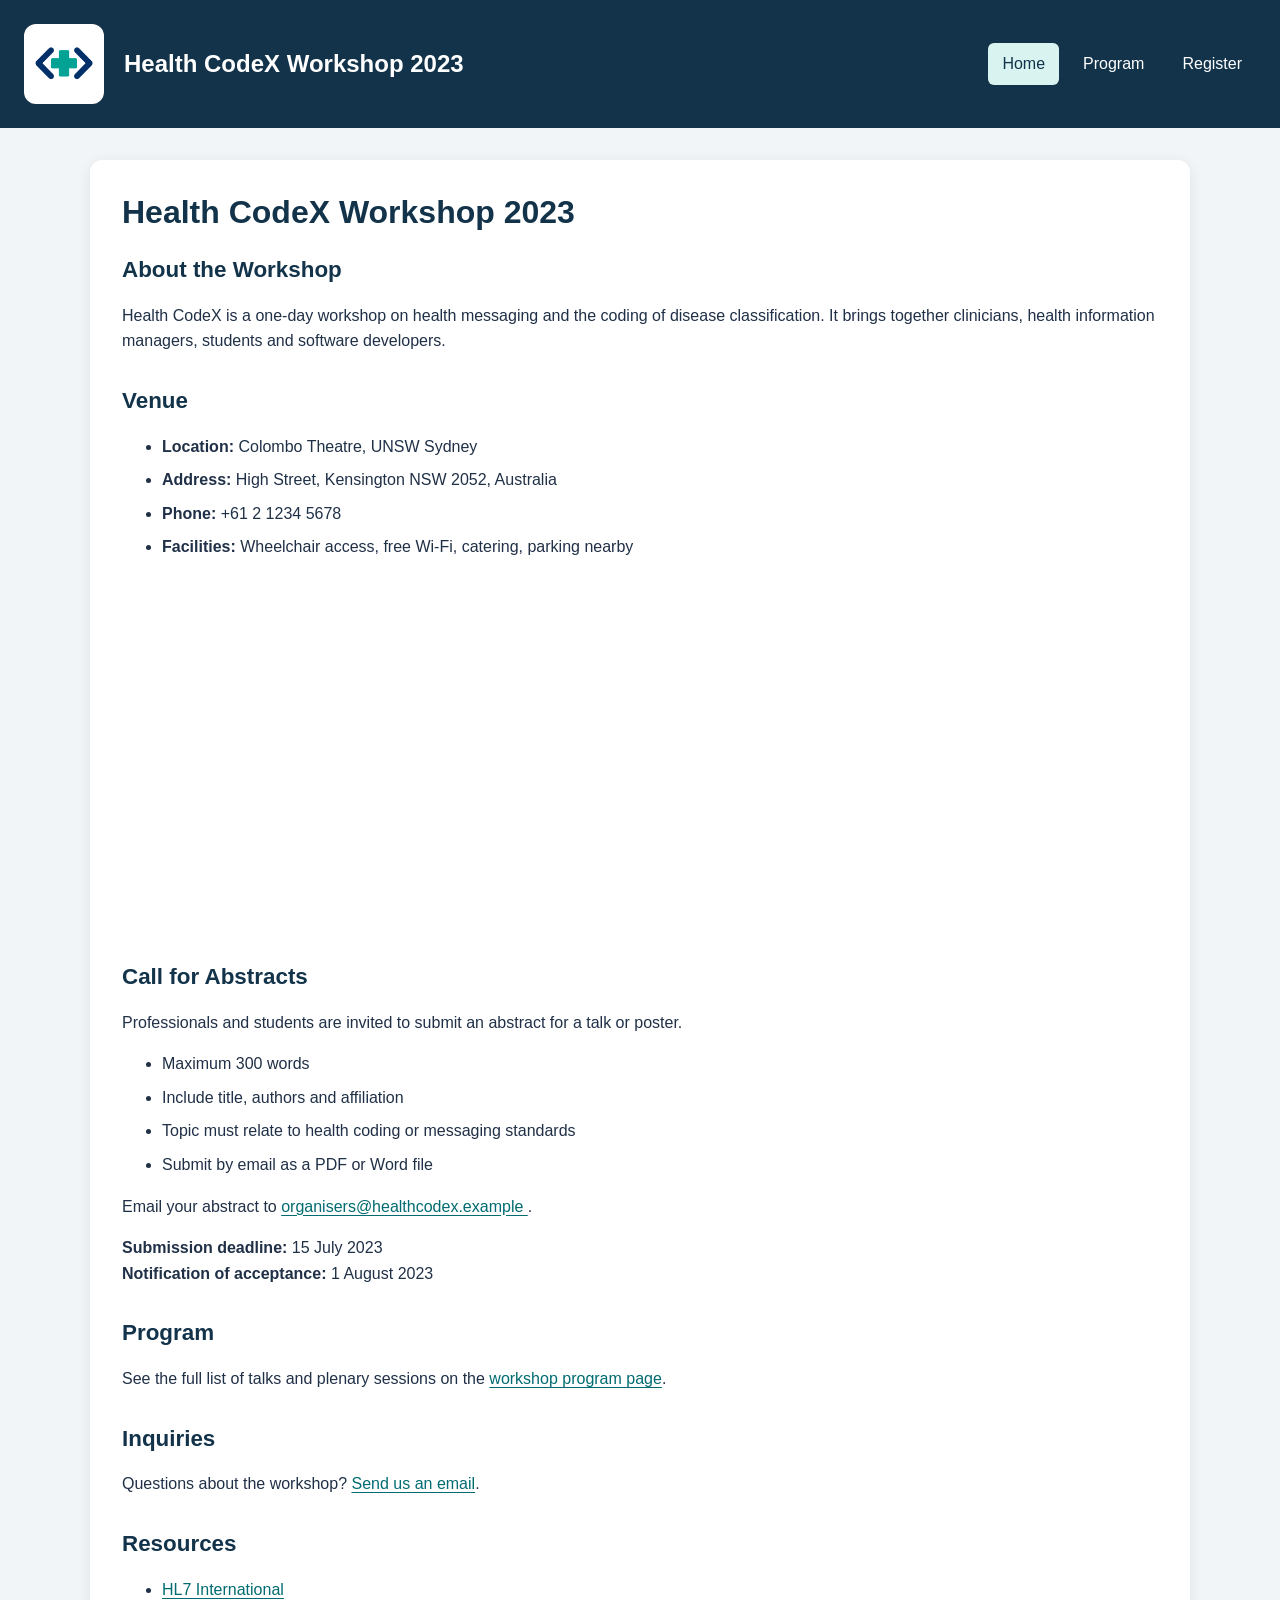
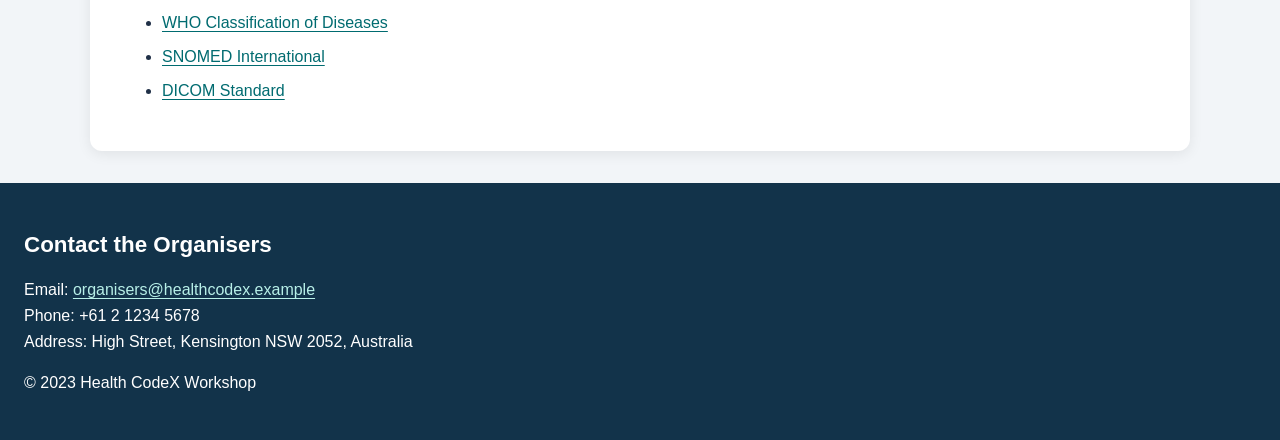
<file: Assignment 2/healthcodex/index.html>
<!DOCTYPE html>
<html lang="en">
<head>
  <meta charset="UTF-8">
  <meta name="viewport" content="width=device-width, initial-scale=1.0">
  <title>Home | Health CodeX Workshop 2023</title>
  <link rel="stylesheet" href="css/style.css">
</head>
<body>
  <header class="site-header">
    <img src="images/logo.png" alt="Health CodeX logo: medical cross with code brackets" width="80" height="80">
    <p class="site-title">Health CodeX Workshop 2023</p>
    <nav aria-label="Main navigation">
      <ul>
        <li><a href="index.html" aria-current="page">Home</a></li>
        <li><a href="program.html">Program</a></li>
        <li><a href="registration.html">Register</a></li>
      </ul>
    </nav>
  </header>

  <main>
    <h1>Health CodeX Workshop 2023</h1>
    <section id="about">
  <h2>About the Workshop</h2>
  <p>Health CodeX is a one-day workshop on health messaging and the coding of disease classification. It brings together clinicians, health information managers, students and software developers.</p>
</section>

<section id="venue"> <!-- section groups related content -->
  <h2>Venue</h2> <!-- h2 is a subheading under h1, each additional subheading is n+1 -->
  <ul> <!-- bulleted list is ul, li is contents of list -->
    <li><strong>Location:</strong> Colombo Theatre, UNSW Sydney</li>
    <li><strong>Address:</strong> High Street, Kensington NSW 2052, Australia</li>
    <li><strong>Phone:</strong> +61 2 1234 5678</li>
    <li><strong>Facilities:</strong> Wheelchair access, free Wi-Fi, catering, parking nearby</li>
  </ul>
  <!-- iframe = window onto another website, title is for descriptive users -->
  <iframe 
    title="Map showing the workshop venue at UNSW Sydney"
    src="https://maps.google.com/maps?q=UNSW+Sydney&output=embed"
    width="600" height="350" loading="lazy"></iframe>
</section>

<section id="abstracts">
  <h2>Call for Abstracts</h2>
  <p>Professionals and students are invited to submit an abstract for a talk or poster.</p>
  <ul>
    <li>Maximum 300 words</li>
    <li>Include title, authors and affiliation</li>
    <li>Topic must relate to health coding or messaging standards</li>
    <li>Submit by email as a PDF or Word file</li>
  </ul>
  <p>
  Email your abstract to
  <a href="mailto:organisers@healthcodex.example">
    organisers@healthcodex.example
  </a>.
  </p>
  <p><strong>Submission deadline:</strong> 15 July 2023<br>
  <strong>Notification of acceptance:</strong> 1 August 2023</p>
</section>

<section id="program-link">
  <h2>Program</h2>
  <p>See the full list of talks and plenary sessions on the <a href="program.html">workshop program page</a>.</p>
</section>

<section id="inquiries">
  <h2>Inquiries</h2>
  <p>Questions about the workshop? <a href="mailto:inquiries@healthcodex.example?subject=Workshop%20inquiry">Send us an email</a>.</p>
</section>

<section id="resources">
  <h2>Resources</h2>
  <ul> <!-- a href are for links, target blank opens in new tab and rel noopener makes that safer -->
    <li><a href="https://www.hl7.org" target="_blank" rel="noopener">HL7 International</a></li>
    <li><a href="https://www.who.int/standards/classifications/classification-of-diseases" target="_blank" rel="noopener">WHO Classification of Diseases</a></li>
    <li><a href="https://www.snomed.org" target="_blank" rel="noopener">SNOMED International</a></li>
    <li><a href="https://www.dicomstandard.org" target="_blank" rel="noopener">DICOM Standard</a></li>
  </ul>
</section>
  </main>

  <footer class="site-footer">
    <h2>Contact the Organisers</h2> <!-- mailto: is used to open the users mail app and auto-input the address -->
    <p>Email: <a href="mailto:organisers@healthcodex.example">organisers@healthcodex.example</a><br>
    Phone: +61 2 1234 5678<br>
    Address: High Street, Kensington NSW 2052, Australia</p>
    <p>&copy; 2023 Health CodeX Workshop</p>
  </footer>
</body>
</html>
</file>
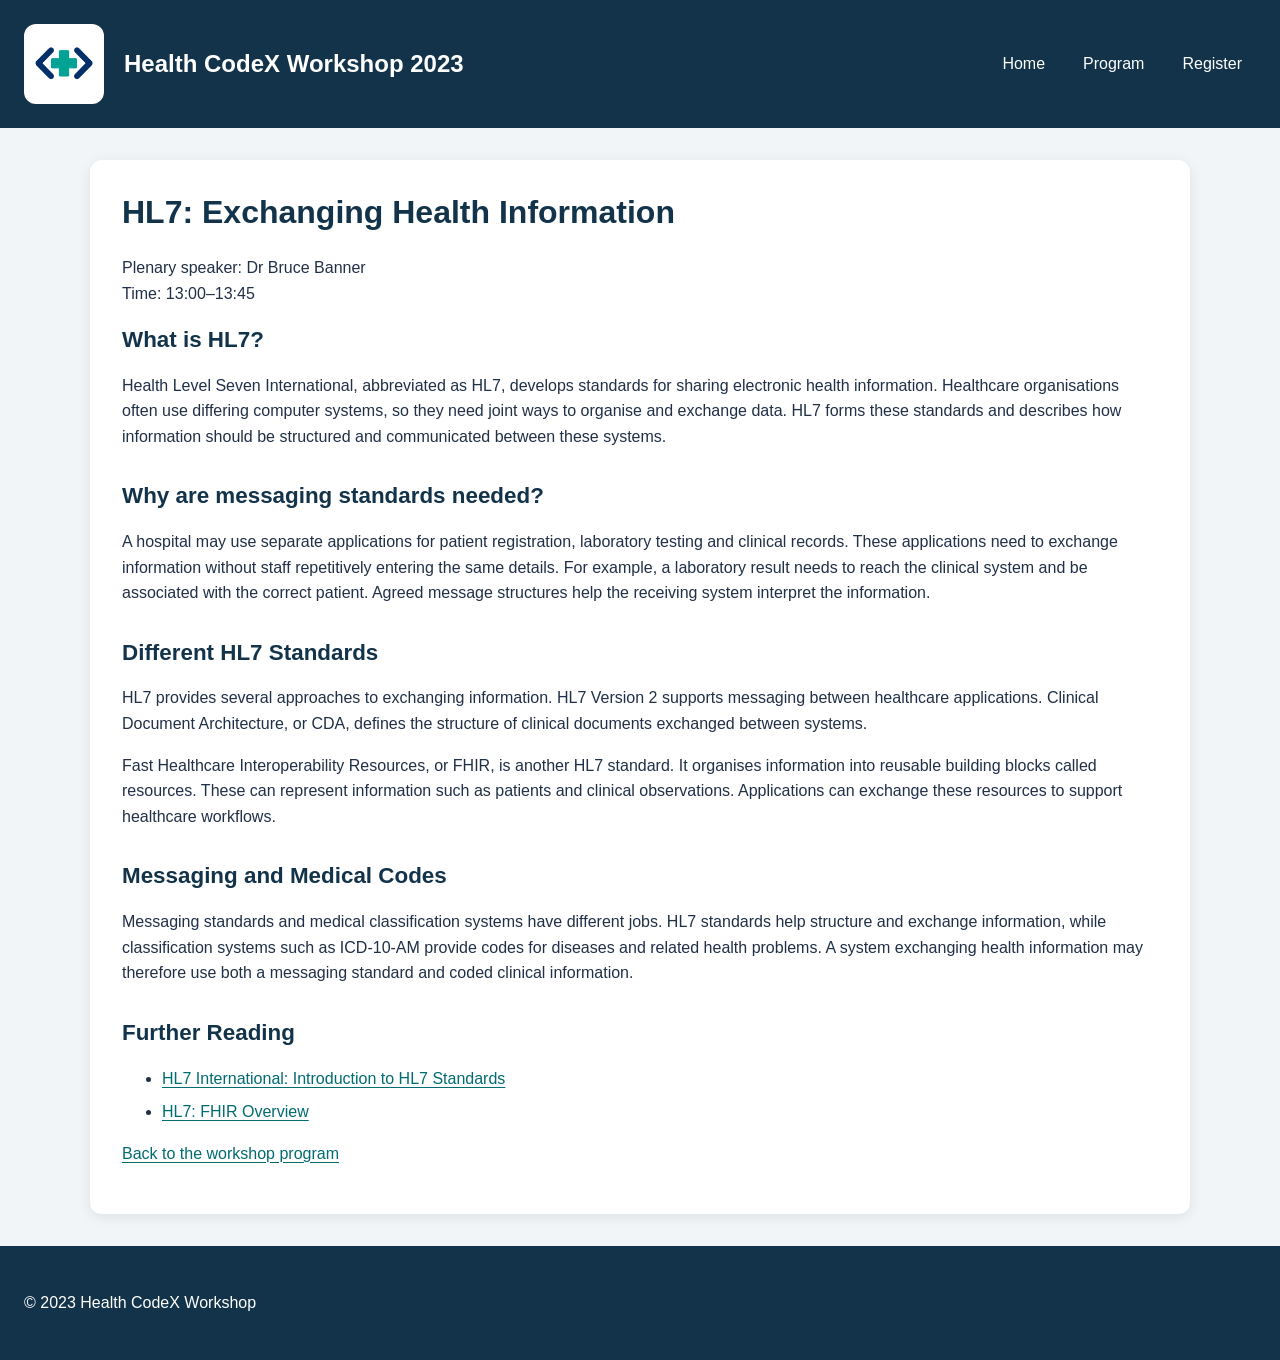
<file: Assignment 2/healthcodex/HL7.html>
<!DOCTYPE html>
<html lang="en">
<head>
  <meta charset="UTF-8">
  <meta name="viewport" content="width=device-width, initial-scale=1.0">
  <title>HL7 | Health CodeX Workshop 2023</title>
  <link rel="stylesheet" href="css/style.css">
</head>
<body>
  <header class="site-header">
    <img src="images/logo.png" alt="Health CodeX logo: medical cross with code brackets" width="80" height="80">
    <p class="site-title">Health CodeX Workshop 2023</p>
    <nav aria-label="Main navigation">
      <ul>
        <li><a href="index.html">Home</a></li>
        <li><a href="program.html">Program</a></li>
        <li><a href="registration.html">Register</a></li>
      </ul>
    </nav>
  </header>

  <main>
  <h1>HL7: Exchanging Health Information</h1>

  <p>
    Plenary speaker: Dr Bruce Banner<br>
    Time: 13:00–13:45
  </p>

  <section>
    <h2>What is HL7?</h2>
    <p>
      Health Level Seven International, abbreviated as HL7, develops
      standards for sharing electronic health information. Healthcare
      organisations often use differing computer systems, so they need
      joint ways to organise and exchange data. HL7 forms these standards 
      and describes how information should be structured and communicated between these systems.
    </p>
  </section>

  <section>
    <h2>Why are messaging standards needed?</h2>
    <p>
      A hospital may use separate applications for patient registration,
      laboratory testing and clinical records. These applications need
      to exchange information without staff repetitively entering the
      same details. For example, a laboratory result needs to reach
      the clinical system and be associated with the correct patient.
      Agreed message structures help the receiving system interpret
      the information.
    </p>
  </section>

  <section>
    <h2>Different HL7 Standards</h2>
    <p>
      HL7 provides several approaches to exchanging information.
      HL7 Version 2 supports messaging between healthcare applications.
      Clinical Document Architecture, or CDA, defines the structure
      of clinical documents exchanged between systems.
    </p>
    <p>
      Fast Healthcare Interoperability Resources, or FHIR, is another
      HL7 standard. It organises information into reusable building
      blocks called resources. These can represent information such
      as patients and clinical observations. Applications can exchange
      these resources to support healthcare workflows.
    </p>
  </section>

  <section>
    <h2>Messaging and Medical Codes</h2>
    <p>
      Messaging standards and medical classification systems have
      different jobs. HL7 standards help structure and exchange
      information, while classification systems such as ICD-10-AM
      provide codes for diseases and related health problems.
      A system exchanging health information may therefore use
      both a messaging standard and coded clinical information.
    </p>
  </section>

  <section>
    <h2>Further Reading</h2>
    <ul>
      <li>
        <a href="https://www.hl7.org/implement/standards/">
          HL7 International: Introduction to HL7 Standards
        </a>
      </li>
      <li>
        <a href="https://www.hl7.org/fhir/overview.html">
          HL7: FHIR Overview
        </a>
      </li>
    </ul>
  </section>
  <!-- Point to a file in website, external links requires https://... -->
  <p><a href="program.html">Back to the workshop program</a></p>
  </main>

  <footer class="site-footer">
    <p>&copy; 2023 Health CodeX Workshop</p>
  </footer>
</body>
</html>
</file>
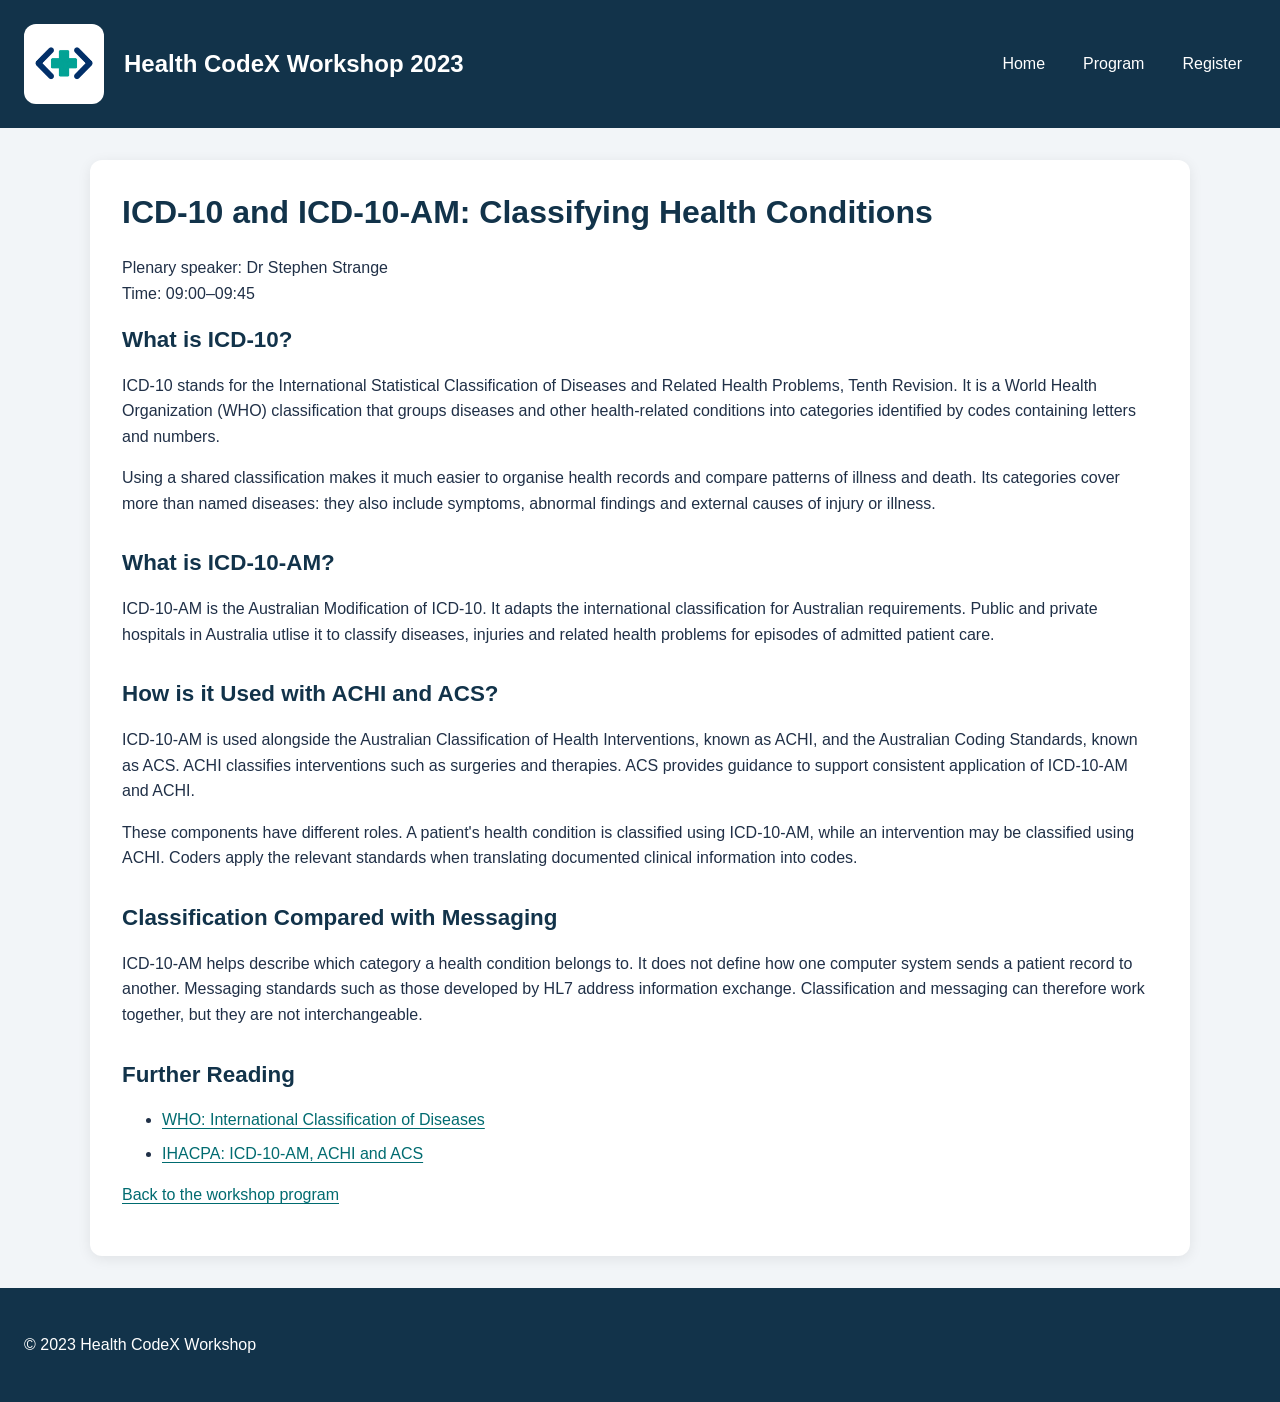
<file: Assignment 2/healthcodex/ICD10.html>
<!DOCTYPE html>
<html lang="en">
<head>
  <meta charset="UTF-8">
  <meta name="viewport" content="width=device-width, initial-scale=1.0">
  <title>ICD-10-AM | Health CodeX Workshop 2023</title>
  <link rel="stylesheet" href="css/style.css">
</head>
<body>
  <header class="site-header">
    <img src="images/logo.png" alt="Health CodeX logo: medical cross with code brackets" width="80" height="80">
    <p class="site-title">Health CodeX Workshop 2023</p>
    <nav aria-label="Main navigation">
      <ul>
        <li><a href="index.html">Home</a></li>
        <li><a href="program.html">Program</a></li>
        <li><a href="registration.html">Register</a></li>
      </ul>
    </nav>
  </header>

  <main>
  <h1>ICD-10 and ICD-10-AM: Classifying Health Conditions</h1>

  <p>
    Plenary speaker: Dr Stephen Strange<br>
    Time: 09:00–09:45
  </p>

  <section>
    <h2>What is ICD-10?</h2>
    <p>
      ICD-10 stands for the International Statistical Classification
      of Diseases and Related Health Problems, Tenth Revision.
      It is a World Health Organization (WHO) classification that groups
      diseases and other health-related conditions into categories
      identified by codes containing letters and numbers.
    </p>
    <p>
      Using a shared classification makes it much easier to organise
      health records and compare patterns of illness and death.
      Its categories cover more than named diseases: they also
      include symptoms, abnormal findings and external causes
      of injury or illness.
    </p>
  </section>

  <section>
    <h2>What is ICD-10-AM?</h2>
    <p>
      ICD-10-AM is the Australian Modification of ICD-10. It adapts
      the international classification for Australian requirements.
      Public and private hospitals in Australia utlise it to classify
      diseases, injuries and related health problems for episodes
      of admitted patient care.
    </p>
  </section>

  <section>
    <h2>How is it Used with ACHI and ACS?</h2>
    <p>
      ICD-10-AM is used alongside the Australian Classification of
      Health Interventions, known as ACHI, and the Australian Coding
      Standards, known as ACS. ACHI classifies interventions such
      as surgeries and therapies. ACS provides guidance to support
      consistent application of ICD-10-AM and ACHI.
    </p>
    <p>
      These components have different roles. A patient's health
      condition is classified using ICD-10-AM, while an intervention
      may be classified using ACHI. Coders apply the relevant
      standards when translating documented clinical information
      into codes.
    </p>
  </section>

  <section>
    <h2>Classification Compared with Messaging</h2>
    <p>
      ICD-10-AM helps describe which category a health condition
      belongs to. It does not define how one computer system sends
      a patient record to another. Messaging standards such as
      those developed by HL7 address information exchange.
      Classification and messaging can therefore work together,
      but they are not interchangeable.
    </p>
  </section>

  <section>
    <h2>Further Reading</h2>
    <ul>
      <li>
        <a href="https://www.who.int/standards/classifications/classification-of-diseases">
          WHO: International Classification of Diseases
        </a>
      </li>
      <li>
        <a href="https://www.ihacpa.gov.au/health-care/classification/icd-10-amachiacs">
          IHACPA: ICD-10-AM, ACHI and ACS
        </a>
      </li>
    </ul>
  </section>

  <p><a href="program.html">Back to the workshop program</a></p>
  </main>

  <footer class="site-footer">
    <p>&copy; 2023 Health CodeX Workshop</p>
  </footer>
</body>
</html>
</file>
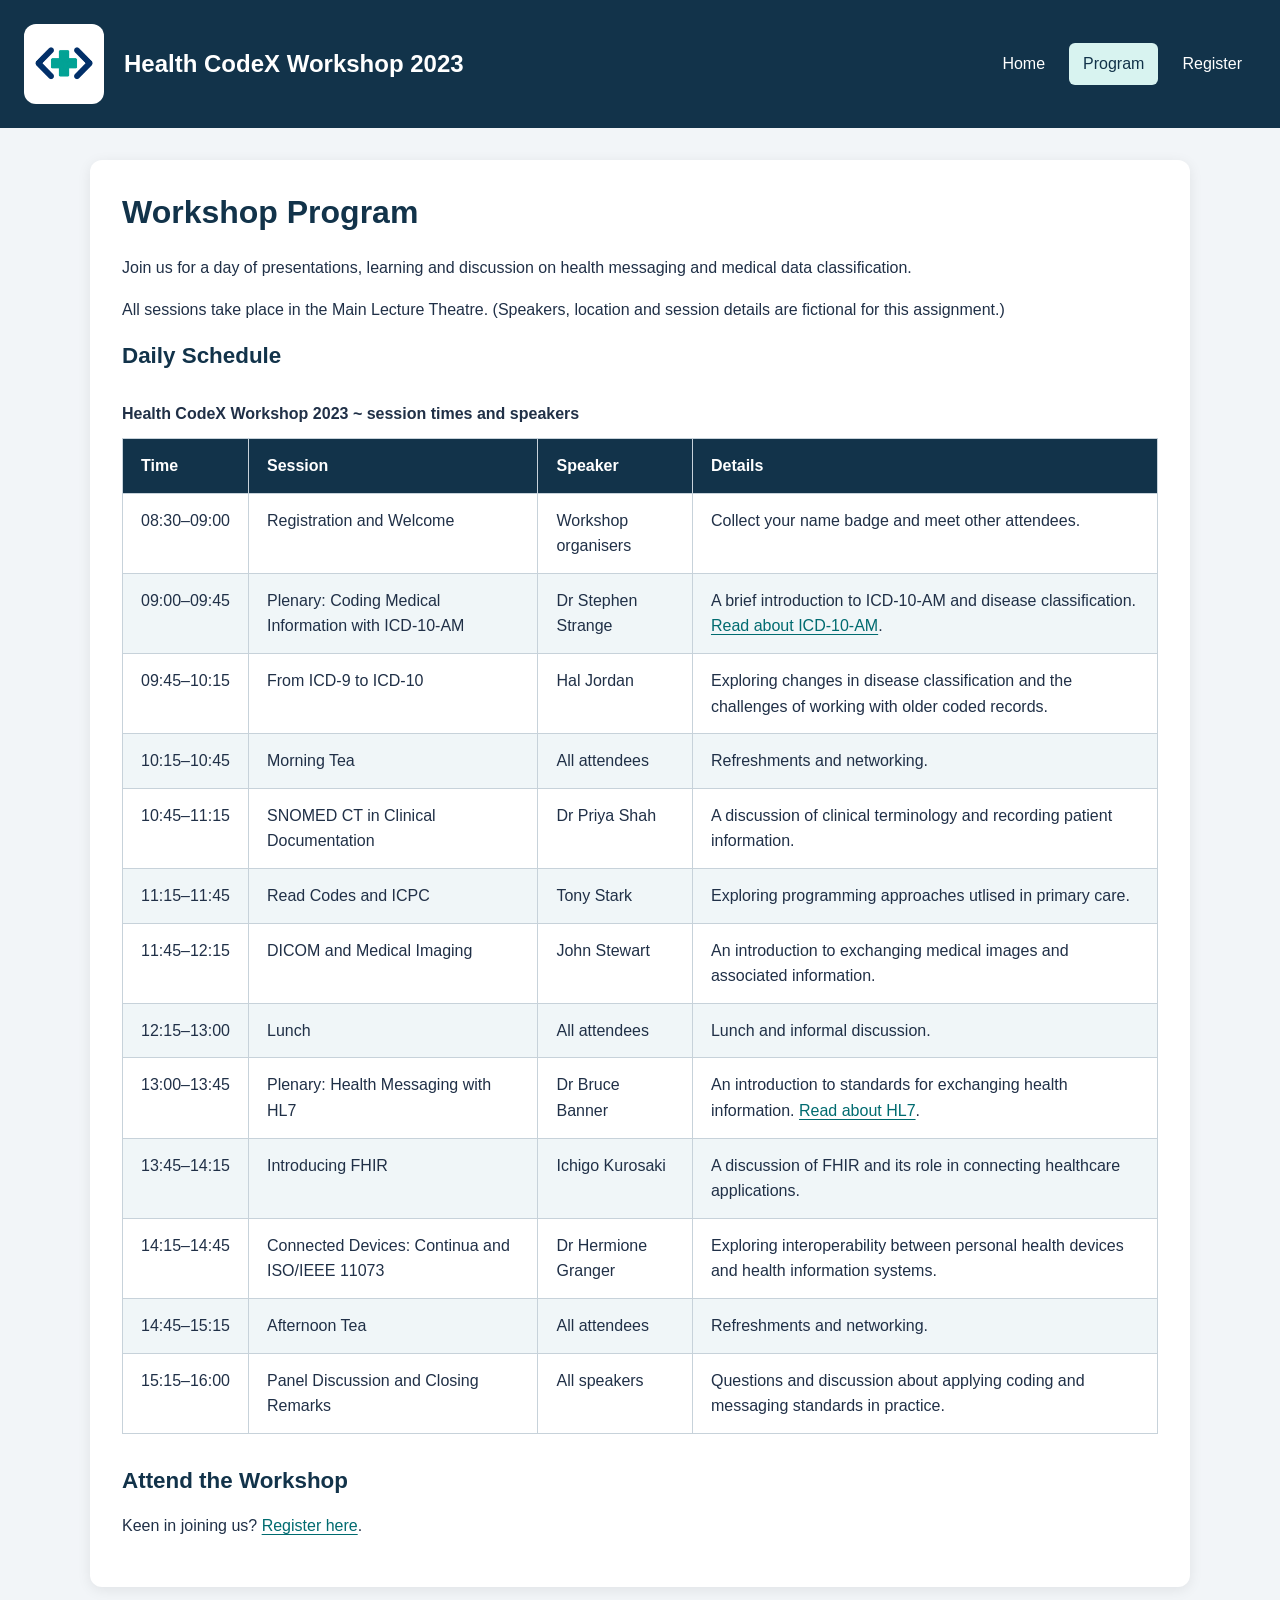
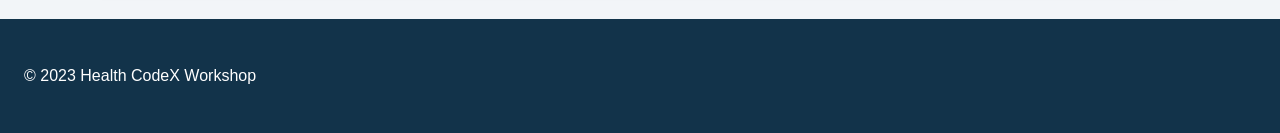
<file: Assignment 2/healthcodex/program.html>
<!DOCTYPE html>
<html lang="en">
<head>
  <meta charset="UTF-8">
  <meta name="viewport" content="width=device-width, initial-scale=1.0">
  <title>Program | Health CodeX Workshop 2023</title>
  <link rel="stylesheet" href="css/style.css">
</head>
<body>
  <header class="site-header">
    <img src="images/logo.png" alt="Health CodeX logo: medical cross with code brackets" width="80" height="80">
    <p class="site-title">Health CodeX Workshop 2023</p>
    <nav aria-label="Main navigation">
      <ul>
        <li><a href="index.html">Home</a></li>
        <li><a href="program.html" aria-current="page">Program</a></li>
        <li><a href="registration.html">Register</a></li>
      </ul>
    </nav>
  </header>

<!-- 
For table design reference:
<table>	Starts the table
<caption>	Gives the table a title
<tr>	Starts a horizontal row
<th>	A heading cell, such as “Time”.
<td>	An ordinary cell containing session information
<thead> Groups the table’s heading rows
<tbody>	Groups the table’s data rows
colspan="4"	As mentioned in lecture make one cell stretch across four columns, not gonna need here CSS will style accordingly
class="program-table" ~ a table name which we can target w/ CSS later
-->

  <main>
  <h1>Workshop Program</h1>

  <p>
    Join us for a day of presentations, learning and discussion on health messaging
    and medical data classification.
  </p>

  <p>
    All sessions take place in the Main Lecture Theatre.
    (Speakers, location and session details are fictional for this assignment.)
  </p>

  <section aria-labelledby="schedule-heading">
    <h2 id="schedule-heading">Daily Schedule</h2>
    
    <!-- Allows side-scrolling on phones, smaller screens-->
    <div
      class="table-container"
      role="region"
      aria-label="Workshop schedule, scroll horizontally on smaller screens"
      tabindex="0"
    >
    <table class="program-table">
      <caption>
        Health CodeX Workshop 2023 ~ session times and speakers
      </caption>

      <thead>
        <tr>
          <th scope="col">Time</th>
          <th scope="col">Session</th>
          <th scope="col">Speaker</th>
          <th scope="col">Details</th>
        </tr>
      </thead>

      <tbody>
        <tr>
          <td>08:30–09:00</td>
          <td>Registration and Welcome</td>
          <td>Workshop organisers</td>
          <td>Collect your name badge and meet other attendees.</td>
        </tr>

        <tr>
          <td>09:00–09:45</td>
          <td>Plenary: Coding Medical Information with ICD-10-AM</td>
          <td>Dr Stephen Strange</td>
          <td>
            A brief introduction to ICD-10-AM and disease classification.
            <a href="ICD10.html">Read about ICD-10-AM</a>.
          </td>
        </tr>

        <tr>
          <td>09:45–10:15</td>
          <td>From ICD-9 to ICD-10</td>
          <td>Hal Jordan</td>
          <td>
            Exploring changes in disease classification and the challenges
            of working with older coded records.
          </td>
        </tr>

        <tr>
          <td>10:15–10:45</td>
          <td>Morning Tea</td>
          <td>All attendees</td>
          <td>Refreshments and networking.</td>
        </tr>

        <tr>
          <td>10:45–11:15</td>
          <td>SNOMED CT in Clinical Documentation</td>
          <td>Dr Priya Shah</td>
          <td>
            A discussion of clinical terminology and recording
            patient information.
          </td>
        </tr>

        <tr>
          <td>11:15–11:45</td>
          <td>Read Codes and ICPC</td>
          <td>Tony Stark</td>
          <td>
            Exploring programming approaches utlised in primary care.
          </td>
        </tr>

        <tr>
          <td>11:45–12:15</td>
          <td>DICOM and Medical Imaging</td>
          <td>John Stewart</td>
          <td>
            An introduction to exchanging medical images and
            associated information.
          </td>
        </tr>

        <tr>
          <td>12:15–13:00</td>
          <td>Lunch</td>
          <td>All attendees</td>
          <td>Lunch and informal discussion.</td>
        </tr>

        <tr>
          <td>13:00–13:45</td>
          <td>Plenary: Health Messaging with HL7</td>
          <td>Dr Bruce Banner</td>
          <td>
            An introduction to standards for exchanging health information.
            <a href="HL7.html">Read about HL7</a>.
          </td>
        </tr>

        <tr>
          <td>13:45–14:15</td>
          <td>Introducing FHIR</td>
          <td>Ichigo Kurosaki</td>
          <td>
            A discussion of FHIR and its role in connecting
            healthcare applications.
          </td>
        </tr>

        <tr>
          <td>14:15–14:45</td>
          <td>Connected Devices: Continua and ISO/IEEE 11073</td>
          <td>Dr Hermione Granger</td>
          <td>
            Exploring interoperability between personal health devices
            and health information systems.
          </td>
        </tr>

        <tr>
          <td>14:45–15:15</td>
          <td>Afternoon Tea</td>
          <td>All attendees</td>
          <td>Refreshments and networking.</td>
        </tr>

        <tr>
          <td>15:15–16:00</td>
          <td>Panel Discussion and Closing Remarks</td>
          <td>All speakers</td>
          <td>
            Questions and discussion about applying coding and
            messaging standards in practice.
          </td>
        </tr>
      </tbody>
    </table>
    </div>
  </section>

  <section aria-labelledby="registration-heading">
    <h2 id="registration-heading">Attend the Workshop</h2>
    <p>
      Keen in joining us?
      <a href="registration.html">Register here</a>.
    </p>
  </section>
</main>

  <footer class="site-footer">
    <p>&copy; 2023 Health CodeX Workshop</p>
  </footer>
</body>
</html>
</file>
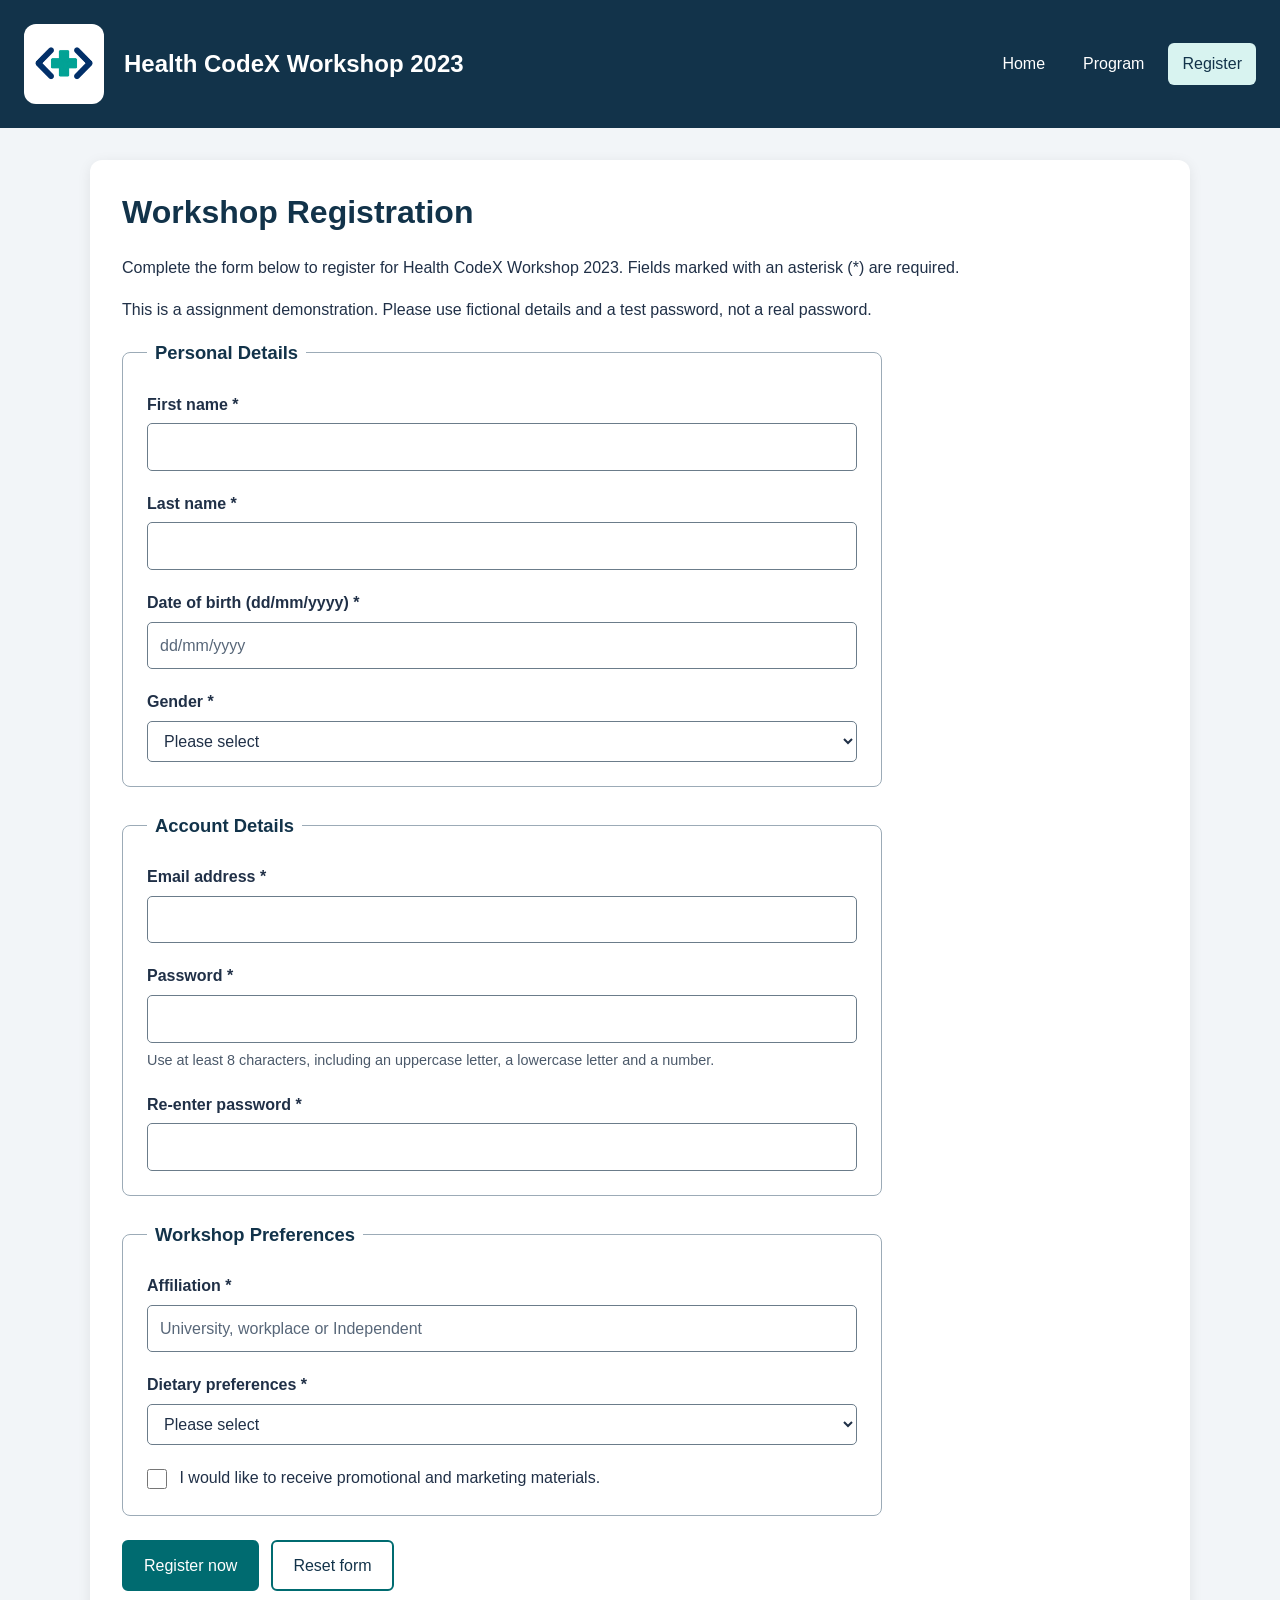
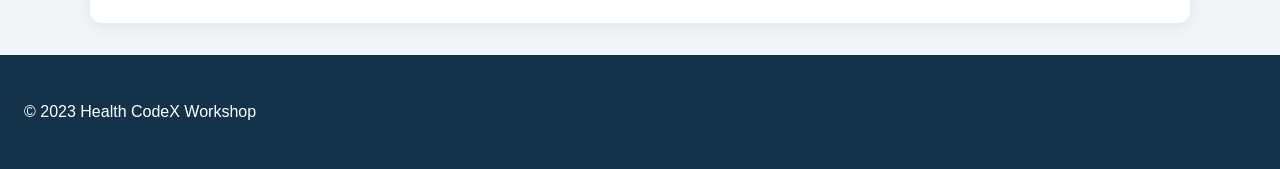
<file: Assignment 2/healthcodex/registration.html>
<!DOCTYPE html>
<html lang="en">
<head>
  <meta charset="UTF-8">
  <meta name="viewport" content="width=device-width, initial-scale=1.0">
  <title>Registration | Health CodeX Workshop 2023</title>
  <link rel="stylesheet" href="css/style.css">
  <script src="js/validation.js" defer></script>
</head>
<body>
  <header class="site-header">
    <img src="images/logo.png" alt="Health CodeX logo: medical cross with code brackets" width="80" height="80">
    <p class="site-title">Health CodeX Workshop 2023</p>
    <nav aria-label="Main navigation">
      <ul>
        <li><a href="index.html">Home</a></li>
        <li><a href="program.html">Program</a></li>
        <li><a href="registration.html" aria-current="page">Register</a></li>
      </ul>
    </nav>
  </header>

<!--
HTML glossary for reference:
<form>	Groups the controls that belong to this registration
<fieldset>	Groups related fields, usually with a visible outline
<legend>	Gives a field group its title
<label for="firstName">	Connects the label to the input whose id is firstName
<input>	Creates an input control, such as a text box or checkbox
<select> and <option>	Create a dropdown and its choices
id	Identifies an element so JavaScript can find it
name	Identifies a field’s value when the form is submitted
<span class="error">	An initially empty space for an error message

novalidate: switches off user browsers automatic submission checks, will write on JS checks for invalids
-->

<main>
  <h1>Workshop Registration</h1>

  <p>
    Complete the form below to register for Health CodeX Workshop 2023.
    Fields marked with an asterisk (*) are required.
  </p>

  <p>
    This is a assignment demonstration. Please use fictional details
    and a test password, not a real password. 
  </p>

  <form
    id="registrantInfo"
    action="regSuccess.html"
    method="get"
    novalidate
  >
    <fieldset>
      <legend>Personal Details</legend>

      <div class="form-field">
        <label for="firstName">First name *</label>
        <input
          type="text"
          id="firstName"
          name="firstName"
          autocomplete="given-name"
          aria-describedby="firstNameError"
          required
        >
        <span
          id="firstNameError"
          class="error"
          aria-live="polite"
        ></span>
      </div>

      <div class="form-field">
        <label for="lastName">Last name *</label>
        <input
          type="text"
          id="lastName"
          name="lastName"
          autocomplete="family-name"
          aria-describedby="lastNameError"
          required
        >
        <span
          id="lastNameError"
          class="error"
          aria-live="polite"
        ></span>
      </div>

      <div class="form-field">
        <label for="dob">Date of birth (dd/mm/yyyy) *</label>
        <input
          type="text"
          id="dob"
          name="dob"
          placeholder="dd/mm/yyyy"
          maxlength="10"
          aria-describedby="dobError"
          required
        >
        <span
          id="dobError"
          class="error"
          aria-live="polite"
        ></span>
      </div>

      <div class="form-field">
        <label for="gender">Gender *</label>
        <select
          id="gender"
          name="gender"
          aria-describedby="genderError"
          required
        >
          <option value="">Please select</option>
          <option value="Female">Female</option>
          <option value="Male">Male</option>
          <option value="Non-binary">Non-binary</option>
          <option value="Self-described">Self-described</option>
          <option value="Prefer not to say">Prefer not to say</option>
        </select>
        <span
          id="genderError"
          class="error"
          aria-live="polite"
        ></span>
      </div>
    </fieldset>

    <fieldset>
      <legend>Account Details</legend>

      <div class="form-field">
        <label for="email">Email address *</label>
        <input
          type="email"
          id="email"
          name="email"
          autocomplete="email"
          aria-describedby="emailError"
          required
        >
        <span
          id="emailError"
          class="error"
          aria-live="polite"
        ></span>
      </div>

      <!-- Password fields deliberately have no name attribute, as they must not be included in the GET URL. -->

      <div class="form-field">
        <label for="password">Password *</label>
        <input
          type="password"
          id="password"
          autocomplete="new-password"
          aria-describedby="passwordHint passwordError"
          required
        >
        <p id="passwordHint">
          Use at least 8 characters, including an uppercase letter,
          a lowercase letter and a number.
        </p>
        <span
          id="passwordError"
          class="error"
          aria-live="polite"
        ></span>
      </div>

      <div class="form-field">
        <label for="confirmPassword">Re-enter password *</label>
        <input
          type="password"
          id="confirmPassword"
          autocomplete="new-password"
          aria-describedby="confirmPasswordError"
          required
        >
        <span
          id="confirmPasswordError"
          class="error"
          aria-live="polite"
        ></span>
      </div>
    </fieldset>

    <fieldset>
      <legend>Workshop Preferences</legend>

      <div class="form-field">
        <label for="affiliation">Affiliation *</label>
        <input
          type="text"
          id="affiliation"
          name="affiliation"
          placeholder="University, workplace or Independent"
          autocomplete="organization"
          aria-describedby="affiliationError"
          required
        >
        <span
          id="affiliationError"
          class="error"
          aria-live="polite"
        ></span>
      </div>

      <div class="form-field">
        <label for="dietary">Dietary preferences *</label>
        <select
          id="dietary"
          name="dietary"
          aria-describedby="dietaryError"
          required
        >
          <option value="">Please select</option>
          <option value="None">No dietary requirements</option>
          <option value="Vegetarian">Vegetarian</option>
          <option value="Vegan">Vegan</option>
          <option value="Gluten-free">Gluten-free</option>
          <option value="Halal">Halal</option>
          <option value="Other">Other</option>
        </select>
        <span
          id="dietaryError"
          class="error"
          aria-live="polite"
        ></span>
      </div>

      <div class="form-field" id="otherDietaryGroup" hidden>
        <label for="otherDietary">
          Please specify your dietary requirements *
        </label>
        <input
          type="text"
          id="otherDietary"
          name="otherDietary"
          aria-describedby="otherDietaryError"
          disabled
        >
        <span
          id="otherDietaryError"
          class="error"
          aria-live="polite"
        ></span>
      </div>

      <div class="form-field">
        <input
          type="checkbox"
          id="marketing"
          name="marketing"
          value="yes"
        >
        <label for="marketing">
          I would like to receive promotional and marketing materials.
        </label>
      </div>
    </fieldset>

    <div class="form-actions">
      <button type="submit" id="submit">Register now</button>
      <button type="reset">Reset form</button>
    </div>
  </form>
  </main>

  <footer class="site-footer">
    <p>&copy; 2023 Health CodeX Workshop</p>
  </footer>
</body>
</html>
</file>
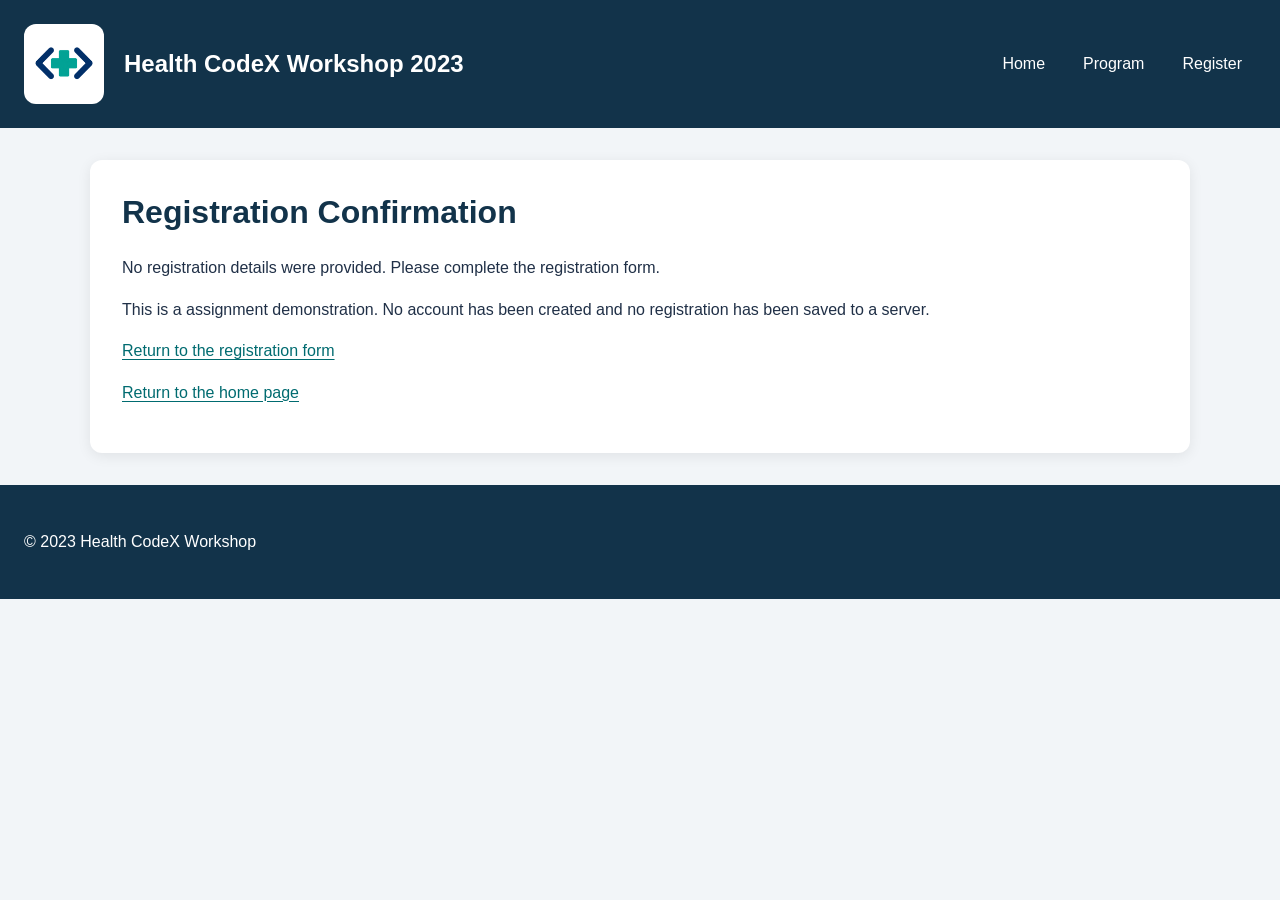
<file: Assignment 2/healthcodex/regSuccess.html>
<!DOCTYPE html>
<html lang="en">
<head>
  <meta charset="UTF-8">
  <meta name="viewport" content="width=device-width, initial-scale=1.0">
  <title>Registration Confirmed | Health CodeX Workshop 2023</title>
  <link rel="stylesheet" href="css/style.css">
  <script src="js/validation.js" defer></script>
</head>
<body>
  <header class="site-header">
    <img src="images/logo.png" alt="Health CodeX logo: medical cross with code brackets" width="80" height="80">
    <p class="site-title">Health CodeX Workshop 2023</p>
    <nav aria-label="Main navigation">
      <ul>
        <li><a href="index.html">Home</a></li>
        <li><a href="program.html">Program</a></li>
        <li><a href="registration.html">Register</a></li>
      </ul>
    </nav>
  </header>

<main>
  <h1>Registration Confirmation</h1>

  <p id="confirmationMessage">
    No registration details were provided. Please complete the registration form.
  </p>

  <section id="registrationSummary" hidden>
    <h2>Receipt of your registration details:</h2>

    <dl>
      <dt>Name:</dt>
      <dd id="confirmedName"></dd>

      <dt>Email address:</dt>
      <dd id="confirmedEmail"></dd>

      <dt>Gender:</dt>
      <dd id="confirmedGender"></dd>

      <dt>Affiliation:</dt>
      <dd id="confirmedAffiliation"></dd>

      <dt>Dietary preferences:</dt>
      <dd id="confirmedDietary"></dd>

      <dt>Marketing materials:</dt>
      <dd id="confirmedMarketing"></dd>
    </dl>
  </section>

  <p>
    This is a assignment demonstration. No account has been created
    and no registration has been saved to a server.
  </p>

  <p><a href="registration.html">Return to the registration form</a></p>
  <p><a href="index.html">Return to the home page</a></p>
  </main>

  <footer class="site-footer">
    <p>&copy; 2023 Health CodeX Workshop</p>
  </footer>
</body>
</html>
</file>
<file: Assignment 2/healthcodex/css/style.css>
/* Health CodeX - stylesheet */

/*
CSS syntax for reference: 
margin	Space outside an element
padding	Space inside an element
max-width	Prevents an element becoming too wide
display: flex	Arranges items such as navigation links or buttons in a flexible row
display: grid	Arranges content into rows and columns
:hover	Applies when the mouse is over an element
:focus-visible	Gives keyboard navigation a visible focus outline
@media	Applies certain styles only when a condition is met
*/

/* ---------- General page settings ---------- */

* {
  box-sizing: border-box;
}

body {
  margin: 0;
  font-family: Arial, Helvetica, sans-serif;
  font-size: 16px;
  line-height: 1.6;
  color: #203047;
  background-color: #f2f5f8;
}

/* Keep JavaScript-controlled hidden elements hidden */
[hidden] {
  display: none !important;
}

h1,
h2 {
  line-height: 1.3;
  color: #12334a;
}

h1 {
  margin-top: 0;
  font-size: 2rem;
}

h2 {
  font-size: 1.4rem;
}

p,
li,
dd {
  overflow-wrap: anywhere;
}

a {
  color: #006b70;
  text-underline-offset: 3px;
}

a:hover {
  color: #12334a;
}

/* Visible keyboard focus for links, fields and buttons */
:focus-visible {
  outline: 3px solid #a04c00;
  outline-offset: 3px;
}


/* ---------- Header and navigation ---------- */

.site-header {
  display: grid;
  grid-template-columns: 80px minmax(0, 1fr) auto;
  align-items: center;
  gap: 20px;
  padding: 24px;
  color: white;
  background-color: #12334a;
}

.site-header img {
  display: block;
  width: 80px;
  height: 80px;
  object-fit: contain;
  border-radius: 12px;
  background-color: white;
}

.site-title {
  margin: 0;
  font-size: 1.5rem;
  font-weight: bold;
}

.site-header nav ul {
  display: flex;
  flex-wrap: wrap;
  gap: 10px;
  margin: 0;
  padding: 0;
  list-style: none;
}

.site-header nav a {
  display: block;
  padding: 8px 14px;
  border-radius: 6px;
  color: white;
  text-decoration: none;
}

.site-header nav a:hover,
.site-header nav a[aria-current="page"] {
  color: #12334a;
  background-color: #d8f3f0;
}


/* ---------- Main content ---------- */

main {
  width: calc(100% - 40px);
  max-width: 1100px;
  margin: 32px auto;
  padding: 32px;
  border-radius: 12px;
  background-color: white;
  box-shadow: 0 3px 14px rgb(0 0 0 / 8%);
}

main section + section {
  margin-top: 32px;
}

main li {
  margin-bottom: 8px;
}

iframe {
  display: block;
  width: 100%;
  max-width: 100%;
  height: 350px;
  margin-top: 20px;
  border: 0;
  border-radius: 8px;
}


/* ---------- Program table ---------- */

.table-container {
  max-width: 100%;
  overflow-x: auto;
}

.program-table {
  width: 100%;
  min-width: 650px;
  border-collapse: collapse;
}

.program-table caption {
  padding: 12px 0;
  font-weight: bold;
  text-align: left;
}

.program-table th,
.program-table td {
  padding: 14px 18px;
  border: 1px solid #c7d2da;
  text-align: left;
  vertical-align: top;
}

.program-table th {
  color: white;
  background-color: #12334a;
}

.program-table tbody tr:nth-child(even) {
  background-color: #f0f6f8;
}

.program-table td:first-child {
  white-space: nowrap;
}


/* ---------- Registration form ---------- */

#registrantInfo {
  max-width: 760px;
}

fieldset {
  min-width: 0;
  margin: 0 0 24px;
  padding: 24px;
  border: 1px solid #9cabb7;
  border-radius: 8px;
}

legend {
  padding: 0 8px;
  color: #12334a;
  font-size: 1.15rem;
  font-weight: bold;
}

.form-field {
  margin-bottom: 20px;
}

.form-field:last-child {
  margin-bottom: 0;
}

label {
  display: block;
  margin-bottom: 6px;
  font-weight: bold;
}

input,
select,
button {
  font: inherit;
}

input:not([type="checkbox"]),
select {
  width: 100%;
  padding: 10px 12px;
  border: 1px solid #6b7c8a;
  border-radius: 5px;
  color: #203047;
  background-color: white;
}

input::placeholder {
  color: #586779;
  opacity: 1;
}

input[type="checkbox"] {
  width: 20px;
  height: 20px;
  margin: 0 8px 0 0;
  vertical-align: middle;
  accent-color: #006b70;
}

input[type="checkbox"] + label {
  display: inline;
  font-weight: normal;
}

#passwordHint {
  margin: 6px 0;
  color: #4b596a;
  font-size: 0.9rem;
}

.error {
  display: block;
  margin-top: 6px;
  color: #a51d2d;
  font-size: 0.9rem;
}

.error:empty {
  display: none;
}

[aria-invalid="true"] {
  border: 2px solid #a51d2d !important;
}

.form-actions {
  display: flex;
  flex-wrap: wrap;
  gap: 12px;
}

button {
  padding: 11px 20px;
  border: 2px solid #006b70;
  border-radius: 6px;
  color: white;
  background-color: #006b70;
  cursor: pointer;
}

button:hover {
  border-color: #12334a;
  background-color: #12334a;
}

button[type="reset"] {
  color: #12334a;
  background-color: white;
}

button[type="reset"]:hover {
  background-color: #e7eef3;
}


/* ---------- Confirmation details ---------- */

#registrationSummary dl {
  display: grid;
  grid-template-columns: 180px minmax(0, 1fr);
  gap: 12px 24px;
}

#registrationSummary dt {
  font-weight: bold;
}

#registrationSummary dd {
  margin: 0;
}


/* ---------- Footer ---------- */

.site-footer {
  padding: 28px 24px;
  color: white;
  background-color: #12334a;
}

.site-footer h2 {
  color: white;
}

.site-footer a {
  color: #b8f0e8;
}

.site-footer a:hover {
  color: white;
}


/* ---------- Smaller screens ---------- */

@media (max-width: 800px) {
  .site-header {
    grid-template-columns: 80px minmax(0, 1fr);
  }

  .site-header nav {
    grid-column: 1 / -1;
  }

  main {
    padding: 24px;
  }
}

@media (max-width: 600px) {
  .site-header {
    gap: 12px;
    padding: 16px;
  }

  .site-title {
    font-size: 1.2rem;
  }

  main {
    width: calc(100% - 24px);
    margin: 16px auto;
    padding: 20px;
  }

  h1 {
    font-size: 1.6rem;
  }

  fieldset {
    padding: 16px;
  }

  iframe {
    height: 260px;
  }

  .form-actions {
    flex-direction: column;
  }

  .form-actions button {
    width: 100%;
  }

  #registrationSummary dl {
    grid-template-columns: minmax(0, 1fr);
    gap: 4px;
  }

  #registrationSummary dd {
    margin-bottom: 14px;
  }
}
</file>
